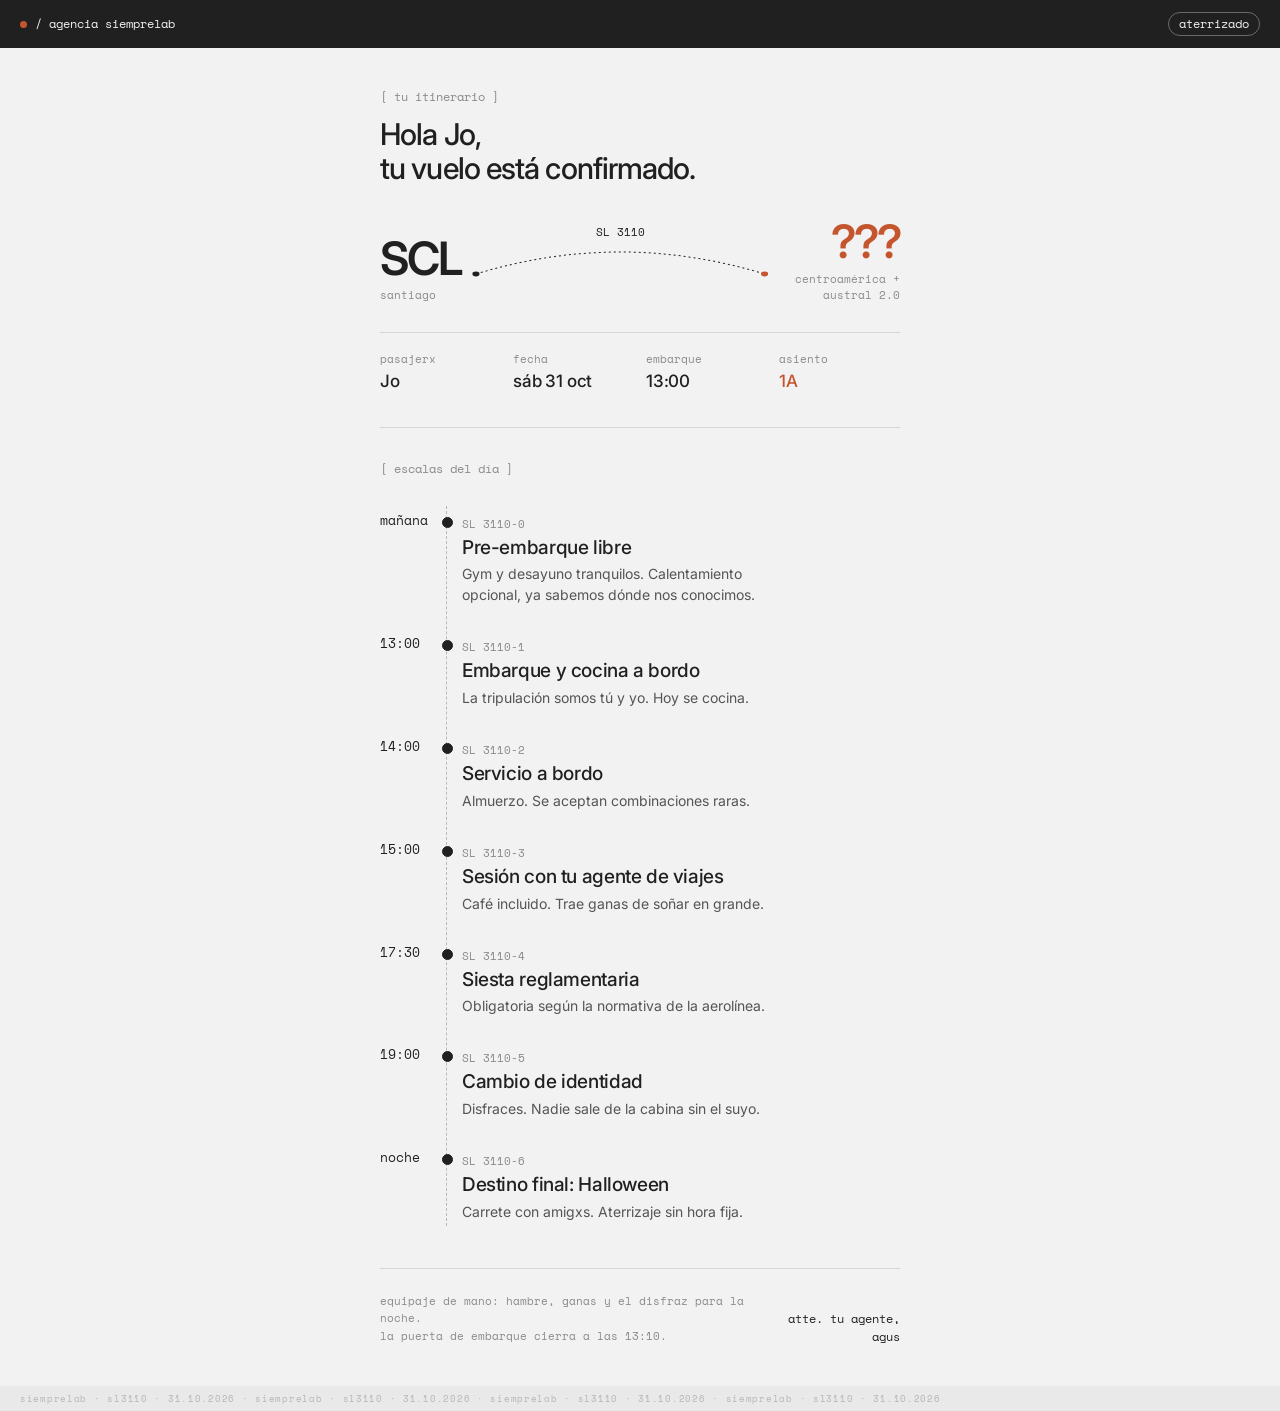
<file: agencia/index.html>
<!DOCTYPE html>
<html lang="es">
<head>
  <meta charset="UTF-8">
  <meta name="viewport" content="width=device-width, initial-scale=1.0, viewport-fit=cover">
  <!-- No indexar en buscadores -->
  <meta name="robots" content="noindex, nofollow">
  <meta name="theme-color" content="#202020">
  <title>SL 3110 · Agencia de Viajes SiempreLab</title>
  <link rel="preconnect" href="https://fonts.googleapis.com">
  <link rel="preconnect" href="https://fonts.gstatic.com" crossorigin>
  <link href="https://fonts.googleapis.com/css2?family=Inter:wght@400;500;600&family=Space+Mono:wght@400;700&display=swap" rel="stylesheet">
  <link rel="stylesheet" href="style.css">
</head>
<body>

  <!-- Barra superior tipo aerolínea -->
  <header class="banda">
    <span class="marca"><span class="punto"></span>/ agencia siemprelab</span>
    <span class="estado" id="estado">confirmado</span>
  </header>

  <main>

    <!-- Portada: la ruta -->
    <section class="portada aparece">
      <p class="etiqueta">[ tu itinerario ]</p>
      <h1 class="saludo">Hola Jo,<br>tu vuelo está confirmado.</h1>

      <div class="ruta">
        <div class="ciudad">
          <span class="codigo">SCL</span>
          <span class="nombre">santiago</span>
        </div>
        <div class="trayecto" aria-hidden="true">
          <span class="vuelo-num">SL 3110</span>
          <svg viewBox="0 0 200 40" preserveAspectRatio="none">
            <path d="M2 36 Q100 -8 198 36" fill="none" stroke="currentColor" stroke-width="1" stroke-dasharray="2 3" vector-effect="non-scaling-stroke"/>
            <circle cx="2" cy="36" r="2.4" fill="currentColor"/>
            <circle cx="198" cy="36" r="2.4" class="acento-fill"/>
          </svg>
        </div>
        <div class="ciudad destino">
          <span class="codigo">???</span>
          <span class="nombre">centroamérica + austral 2.0</span>
        </div>
      </div>

      <dl class="datos">
        <div><dt>pasajerx</dt><dd>Jo</dd></div>
        <div><dt>fecha</dt><dd>sáb 31 oct</dd></div>
        <div><dt>embarque</dt><dd>13:00</dd></div>
        <div><dt>asiento</dt><dd class="acento">1A</dd></div>
      </dl>
    </section>

    <!-- Itinerario: cada bloque del día es un tramo del vuelo -->
    <section class="itinerario">
      <p class="etiqueta aparece">[ escalas del día ]</p>

      <ol class="tramos" id="tramos">
        <!-- Se llena desde script.js -->
      </ol>
    </section>

    <!-- Cierre -->
    <section class="cierre aparece">
      <p class="letra-chica">
        equipaje de mano: hambre, ganas y el disfraz para la noche.<br>
        la puerta de embarque cierra a las 13:10.
      </p>
      <p class="firma">atte. tu agente,<br>agus</p>
    </section>

  </main>

  <footer class="microtexto" aria-hidden="true">
    siemprelab · sl3110 · 31.10.2026 · siemprelab · sl3110 · 31.10.2026 · siemprelab · sl3110 · 31.10.2026 · siemprelab · sl3110 · 31.10.2026
  </footer>

  <script src="script.js"></script>
</body>
</html>
</file>
<file: agencia/style.css>
/* ---------- Sistema SiempreLab ---------- */
:root {
  --negro: #202020;
  --gris: #dddddd;
  --fondo: #f2f2f2;
  --acento: #c4552d;   /* terracota, único acento */
  --suave: #8a8a8a;
  --borde: #d6d6d6;
}

* { box-sizing: border-box; margin: 0; padding: 0; }

html { -webkit-text-size-adjust: 100%; }

body {
  background: var(--fondo);
  color: var(--negro);
  font-family: 'Inter', sans-serif;
  font-size: 16px;
  line-height: 1.5;
  min-height: 100vh;
}

main {
  max-width: 560px;
  margin: 0 auto;
  padding: 0 20px 40px;
}

/* ---------- Animación de entrada blurFadeUp ---------- */
@keyframes blurFadeUp {
  from { opacity: 0; transform: translateY(14px); filter: blur(8px); }
  to   { opacity: 1; transform: translateY(0); filter: blur(0); }
}
.aparece { opacity: 0; }
.aparece.visible { animation: blurFadeUp 0.8s cubic-bezier(.2,.7,.2,1) forwards; }

@media (prefers-reduced-motion: reduce) {
  .aparece, .aparece.visible { opacity: 1; animation: none; }
}

/* ---------- Barra superior ---------- */
.banda {
  position: sticky;
  top: 0;
  z-index: 10;
  background: var(--negro);
  color: var(--fondo);
  display: flex;
  justify-content: space-between;
  align-items: center;
  gap: 12px;
  padding: 12px 20px;
  padding-top: calc(12px + env(safe-area-inset-top));
  font-family: 'Space Mono', monospace;
  font-size: 12px;
}
.marca { display: flex; align-items: center; gap: 8px; white-space: nowrap; overflow: hidden; text-overflow: ellipsis; }
.punto {
  width: 7px; height: 7px; border-radius: 50%;
  background: var(--acento); display: inline-block; flex-shrink: 0;
}
.estado {
  border: 1px solid rgba(242,242,242,.35);
  border-radius: 99px;
  padding: 2px 10px;
  white-space: nowrap;
}
.estado.en-curso { background: var(--acento); border-color: var(--acento); color: #fff; }

/* ---------- Etiquetas tipo código ---------- */
.etiqueta {
  font-family: 'Space Mono', monospace;
  font-size: 12px;
  color: var(--suave);
}

/* ---------- Portada ---------- */
.portada { padding: 40px 0 32px; border-bottom: 1px solid var(--borde); }

.saludo {
  font-size: 30px;
  font-weight: 500;
  letter-spacing: -0.03em;
  line-height: 1.12;
  margin-top: 12px;
}

.ruta {
  display: grid;
  grid-template-columns: auto 1fr auto;
  align-items: end;
  gap: 12px;
  margin-top: 36px;
}
.ciudad { display: flex; flex-direction: column; }
.ciudad .codigo {
  font-size: 46px;
  font-weight: 600;
  letter-spacing: -0.04em;
  line-height: 0.9;
}
.ciudad .nombre {
  font-family: 'Space Mono', monospace;
  font-size: 11px;
  color: var(--suave);
  margin-top: 8px;
  max-width: 120px;
}
.ciudad.destino { text-align: right; align-items: flex-end; }
.ciudad.destino .codigo { color: var(--acento); }

.trayecto { position: relative; height: 40px; margin-bottom: 26px; color: var(--negro); }
.trayecto svg { width: 100%; height: 100%; overflow: visible; display: block; }
.acento-fill { fill: var(--acento); }
.vuelo-num {
  position: absolute;
  left: 50%;
  top: -14px;
  transform: translateX(-50%);
  font-family: 'Space Mono', monospace;
  font-size: 11px;
  white-space: nowrap;
}

.datos {
  display: grid;
  grid-template-columns: repeat(4, minmax(0, 1fr));
  gap: 12px;
  margin-top: 28px;
  padding-top: 18px;
  border-top: 1px solid var(--borde);
}
.datos dt {
  font-family: 'Space Mono', monospace;
  font-size: 11px;
  color: var(--suave);
}
.datos dd { font-size: 17px; font-weight: 500; letter-spacing: -0.01em; margin-top: 2px; white-space: nowrap; }
.acento { color: var(--acento); }

/* ---------- Itinerario ---------- */
.itinerario { padding: 32px 0 8px; }

.tramos { list-style: none; margin-top: 18px; position: relative; }

/* Línea vertical punteada que une las escalas */
.tramos::before {
  content: '';
  position: absolute;
  left: 66px;
  top: 10px;
  bottom: 10px;
  border-left: 1px dashed #b9b9b9;
}

.tramo {
  position: relative;
  display: grid;
  grid-template-columns: 58px 1fr;
  gap: 24px;
  padding: 14px 0;
}

/* Punto en la línea */
.tramo::before {
  content: '';
  position: absolute;
  left: 62px;
  top: 21px;
  width: 9px;
  height: 9px;
  border-radius: 50%;
  background: var(--fondo);
  border: 1.5px solid var(--negro);
}

.tramo .hora {
  font-family: 'Space Mono', monospace;
  font-size: 13px;
  padding-top: 1px;
  white-space: nowrap;
}
.tramo .codigo-tramo {
  font-family: 'Space Mono', monospace;
  font-size: 11px;
  color: var(--suave);
}
.tramo h2 {
  font-size: 19px;
  font-weight: 500;
  letter-spacing: -0.02em;
  line-height: 1.25;
  margin-top: 2px;
}
.tramo p.detalle {
  font-size: 14px;
  color: #555;
  margin-top: 4px;
  max-width: 34ch;
}

/* Tramo ya pasado */
.tramo.pasado { opacity: 0.45; }
.tramo.pasado::before { background: var(--negro); }

/* Tramo en curso: se destaca en terracota */
.tramo.ahora::before {
  background: var(--acento);
  border-color: var(--acento);
  box-shadow: 0 0 0 5px rgba(196, 85, 45, 0.18);
}
.tramo.ahora .hora,
.tramo.ahora .codigo-tramo { color: var(--acento); }
.tramo.ahora .codigo-tramo::after { content: ' · en curso'; }

/* ---------- Cierre ---------- */
.cierre {
  margin-top: 24px;
  padding-top: 24px;
  border-top: 1px solid var(--borde);
  display: flex;
  justify-content: space-between;
  align-items: flex-end;
  gap: 16px;
}
.letra-chica {
  font-family: 'Space Mono', monospace;
  font-size: 11px;
  color: var(--suave);
  line-height: 1.6;
}
.firma {
  font-family: 'Space Mono', monospace;
  font-size: 12px;
  text-align: right;
  white-space: nowrap;
}

/* ---------- Microtexto de seguridad ---------- */
.microtexto {
  overflow: hidden;
  white-space: nowrap;
  font-family: 'Space Mono', monospace;
  font-size: 9px;
  letter-spacing: 0.08em;
  color: #b4b4b4;
  background: #e9e9e9;
  padding: 6px 20px calc(6px + env(safe-area-inset-bottom));
}

/* ---------- Pantallas muy angostas ---------- */
@media (max-width: 360px) {
  .saludo { font-size: 26px; }
  .ciudad .codigo { font-size: 38px; }
  .datos { grid-template-columns: repeat(2, minmax(0, 1fr)); row-gap: 14px; }
}
</file>
